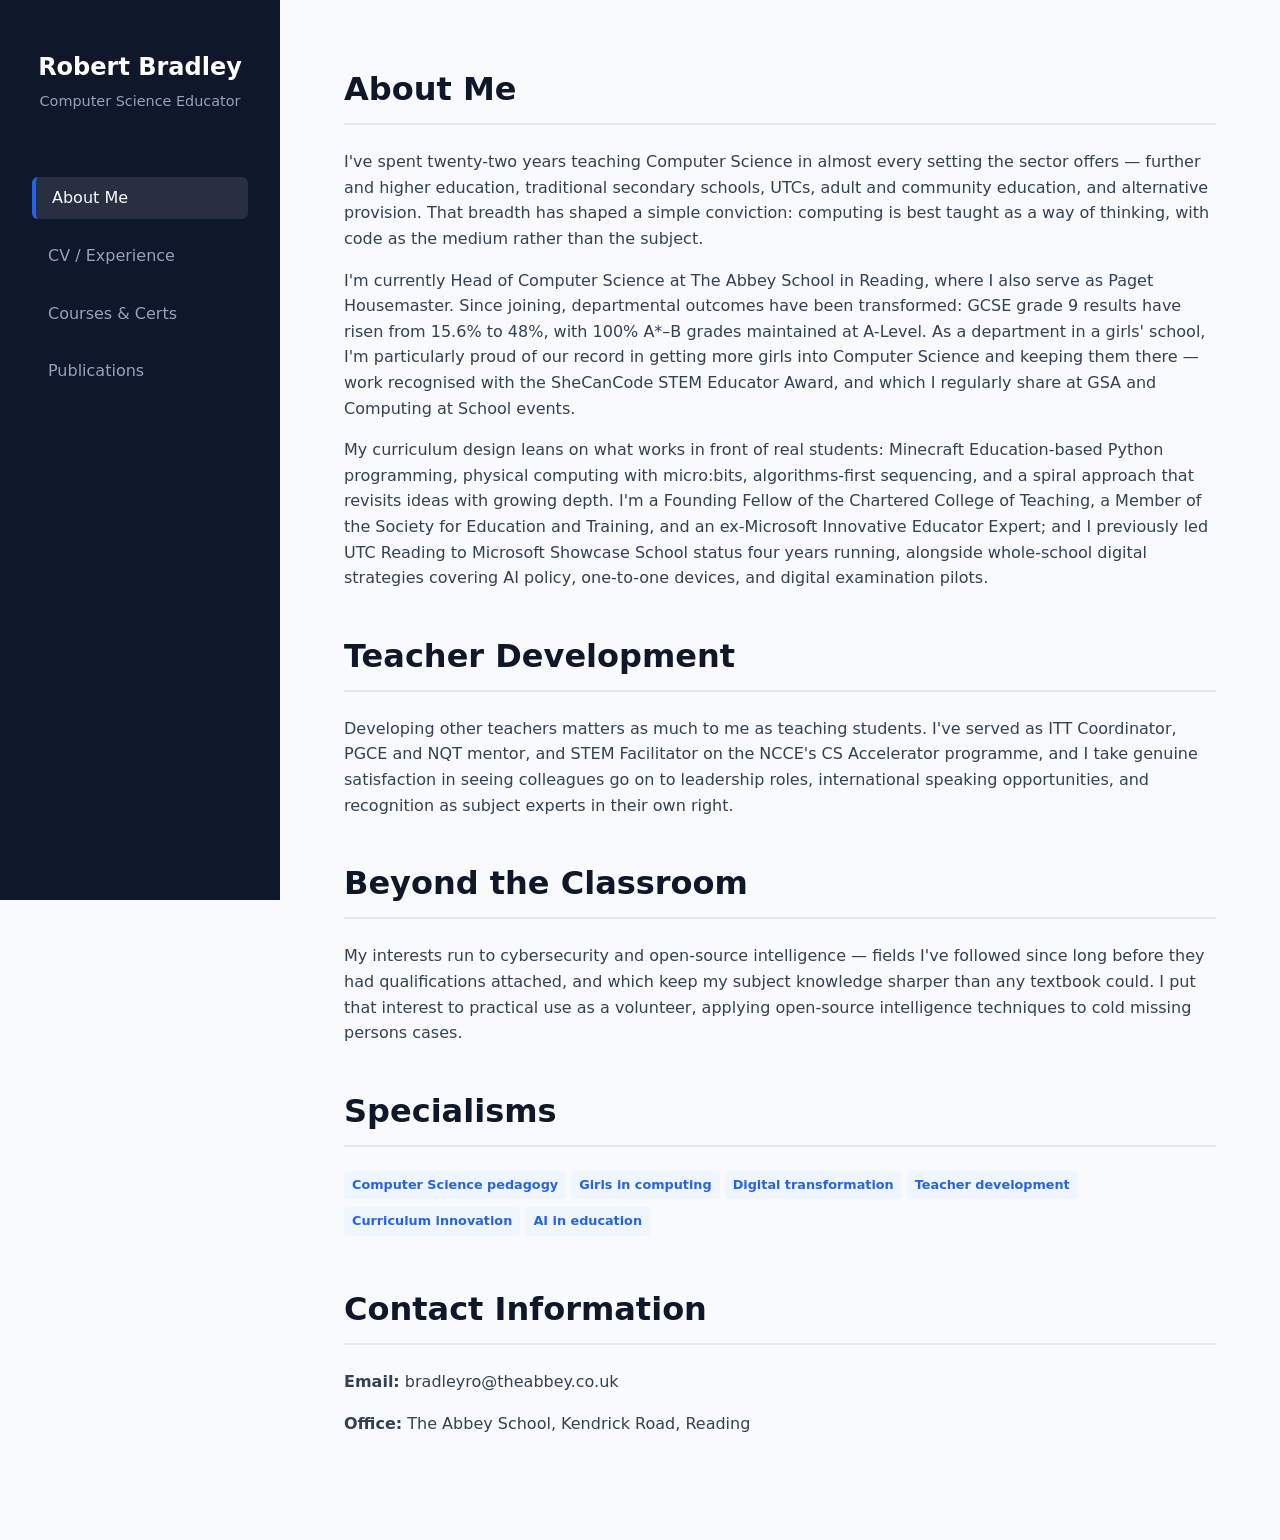
<file: index.html>
<!DOCTYPE html>
<html lang="en-GB">
<head>
    <meta charset="UTF-8">
    <meta name="viewport" content="width=device-width, initial-scale=1.0">
    <title>About Me | My Academic CV</title>
    <link rel="stylesheet" href="style.css">
</head>
<body>

    <!-- Shared Sidebar Navigation -->
    <nav class="sidebar">
        <div class="profile-info">
            <h1>Robert Bradley</h1>
            <p>Computer Science Educator</p>
        </div>
        <ul class="nav-links">
            <li><a href="index.html" class="active">About Me</a></li>
            <li><a href="cv.html">CV / Experience</a></li>
            <li><a href="courses.html">Courses & Certs</a></li>
            <li><a href="publications.html">Publications</a></li>
        </ul>
    </nav>

    <!-- Page Specific Content -->
    <main class="main-content">
        <h2>About Me</h2>
        <div class="section-block">
            <p>I've spent twenty-two years teaching Computer Science in almost every setting the sector offers &mdash; further and higher education, traditional secondary schools, UTCs, adult and community education, and alternative provision. That breadth has shaped a simple conviction: computing is best taught as a way of thinking, with code as the medium rather than the subject.</p>
            <p>I'm currently Head of Computer Science at The Abbey School in Reading, where I also serve as Paget Housemaster. Since joining, departmental outcomes have been transformed: GCSE grade&nbsp;9 results have risen from 15.6% to 48%, with 100% A*&ndash;B grades maintained at A-Level. As a department in a girls' school, I'm particularly proud of our record in getting more girls into Computer Science and keeping them there &mdash; work recognised with the SheCanCode STEM Educator Award, and which I regularly share at GSA and Computing at School events.</p>
            <p>My curriculum design leans on what works in front of real students: Minecraft Education-based Python programming, physical computing with micro:bits, algorithms-first sequencing, and a spiral approach that revisits ideas with growing depth. I'm a Founding Fellow of the Chartered College of Teaching, a Member of the Society for Education and Training, and an ex-Microsoft Innovative Educator Expert; and I previously led UTC Reading to Microsoft Showcase School status four years running, alongside whole-school digital strategies covering AI policy, one-to-one devices, and digital examination pilots.</p>
        </div>

        <h2>Teacher Development</h2>
        <div class="section-block">
            <p>Developing other teachers matters as much to me as teaching students. I've served as ITT Coordinator, PGCE and NQT mentor, and STEM Facilitator on the NCCE's CS Accelerator programme, and I take genuine satisfaction in seeing colleagues go on to leadership roles, international speaking opportunities, and recognition as subject experts in their own right.</p>
        </div>

        <h2>Beyond the Classroom</h2>
        <div class="section-block">
            <p>My interests run to cybersecurity and open-source intelligence — fields I've followed since long before they had qualifications attached, and which keep my subject knowledge sharper than any textbook could. I put that interest to practical use as a volunteer, applying open-source intelligence techniques to cold missing persons cases.</p>
        </div>

        <h2>Specialisms</h2>
        <div class="section-block">
            <span class="tag">Computer Science pedagogy</span>
            <span class="tag">Girls in computing</span>
            <span class="tag">Digital transformation</span>
            <span class="tag">Teacher development</span>
            <span class="tag">Curriculum innovation</span>
            <span class="tag">AI in education</span>
        </div>

        <h2>Contact Information</h2>
        <div class="section-block">
            <p><strong>Email:</strong> bradleyro@theabbey.co.uk</p>
            <p><strong>Office:</strong> The Abbey School, Kendrick Road, Reading</p>
        </div>
    </main>

</body>
</html>
</file>
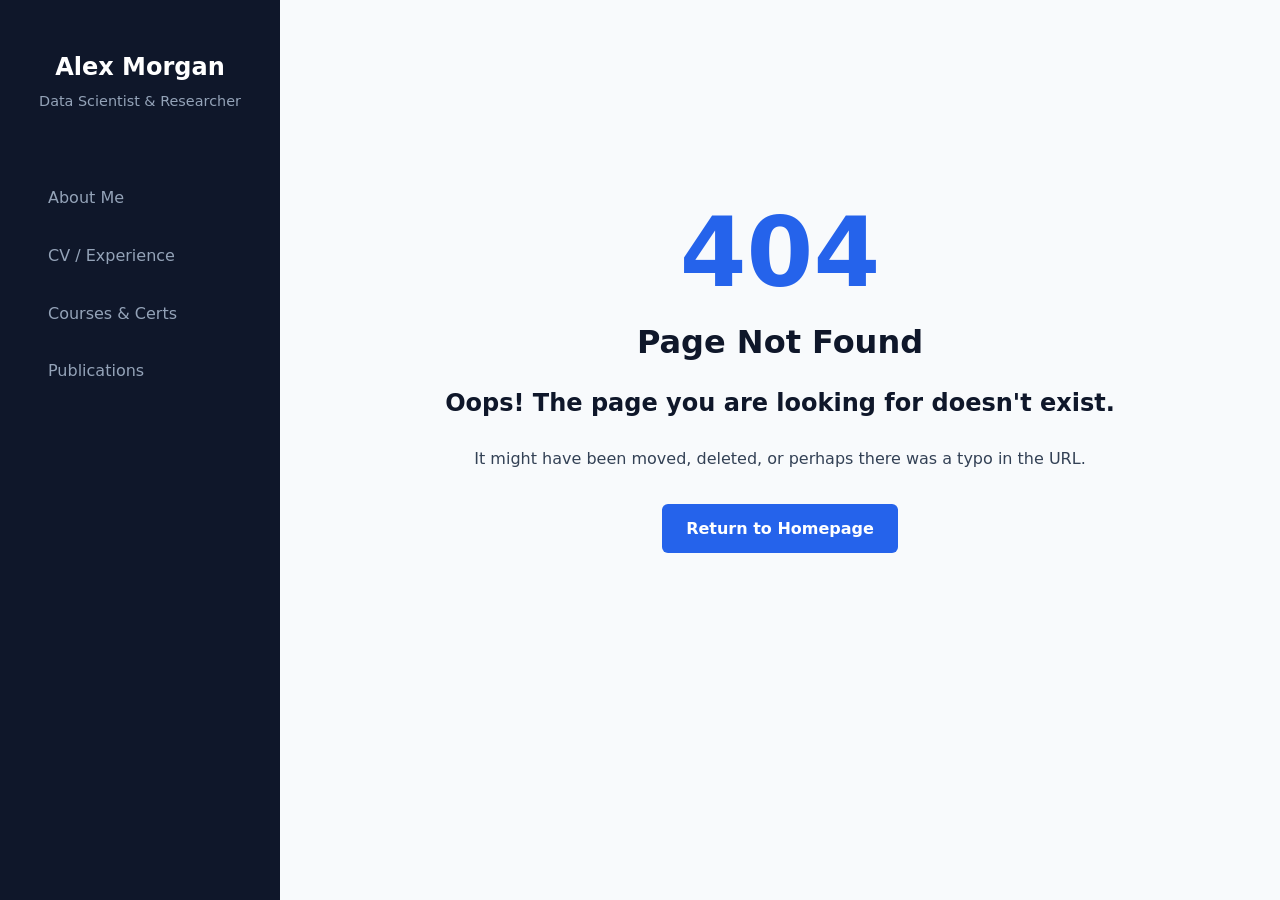
<file: 404.html.html>
<!DOCTYPE html>
<html lang="en">
<head>
    <meta charset="UTF-8">
    <meta name="viewport" content="width=device-width, initial-scale=1.0">
    <title>Page Not Found | 404 Error</title>
    <link rel="stylesheet" href="style.css">
    <style>
        /* Extra specific styles to center the 404 message beautifully */
        .error-container {
            display: flex;
            flex-direction: column;
            justify-content: center;
            align-items: center;
            text-align: center;
            min-height: 70vh;
        }

        .error-code {
            font-size: 6rem;
            font-weight: 800;
            color: var(--accent);
            line-height: 1;
            margin-bottom: 1rem;
        }

        .error-message {
            font-size: 1.5rem;
            color: var(--text-dark);
            margin-bottom: 1.5rem;
            font-weight: 600;
        }

        .error-btn {
            display: inline-block;
            background-color: var(--accent);
            color: #ffffff;
            text-decoration: none;
            padding: 0.75rem 1.5rem;
            border-radius: 6px;
            font-weight: 600;
            transition: opacity 0.2s ease;
            margin-top: 1rem;
        }

        .error-btn:hover {
            opacity: 0.9;
        }
    </style>
</head>
<body>

    <!-- Shared Sidebar Navigation (Keeps the site structure consistent) -->
    <nav class="sidebar">
        <div class="profile-info">
            <h1>Alex Morgan</h1>
            <p>Data Scientist & Researcher</p>
        </div>
        <ul class="nav-links">
            <li><a href="index.html">About Me</a></li>
            <li><a href="cv.html">CV / Experience</a></li>
            <li><a href="courses.html">Courses & Certs</a></li>
            <li><a href="publications.html">Publications</a></li>
        </ul>
    </nav>

    <!-- Centered Error Message -->
    <main class="main-content">
        <div class="error-container">
            <div class="error-code">404</div>
            <h2 style="border: none; margin-bottom: 0.5rem;">Page Not Found</h2>
            <p class="error-message">Oops! The page you are looking for doesn't exist.</p>
            <p>It might have been moved, deleted, or perhaps there was a typo in the URL.</p>
            <a href="index.html" class="error-btn">Return to Homepage</a>
        </div>
    </main>

</body>
</html>
</file>
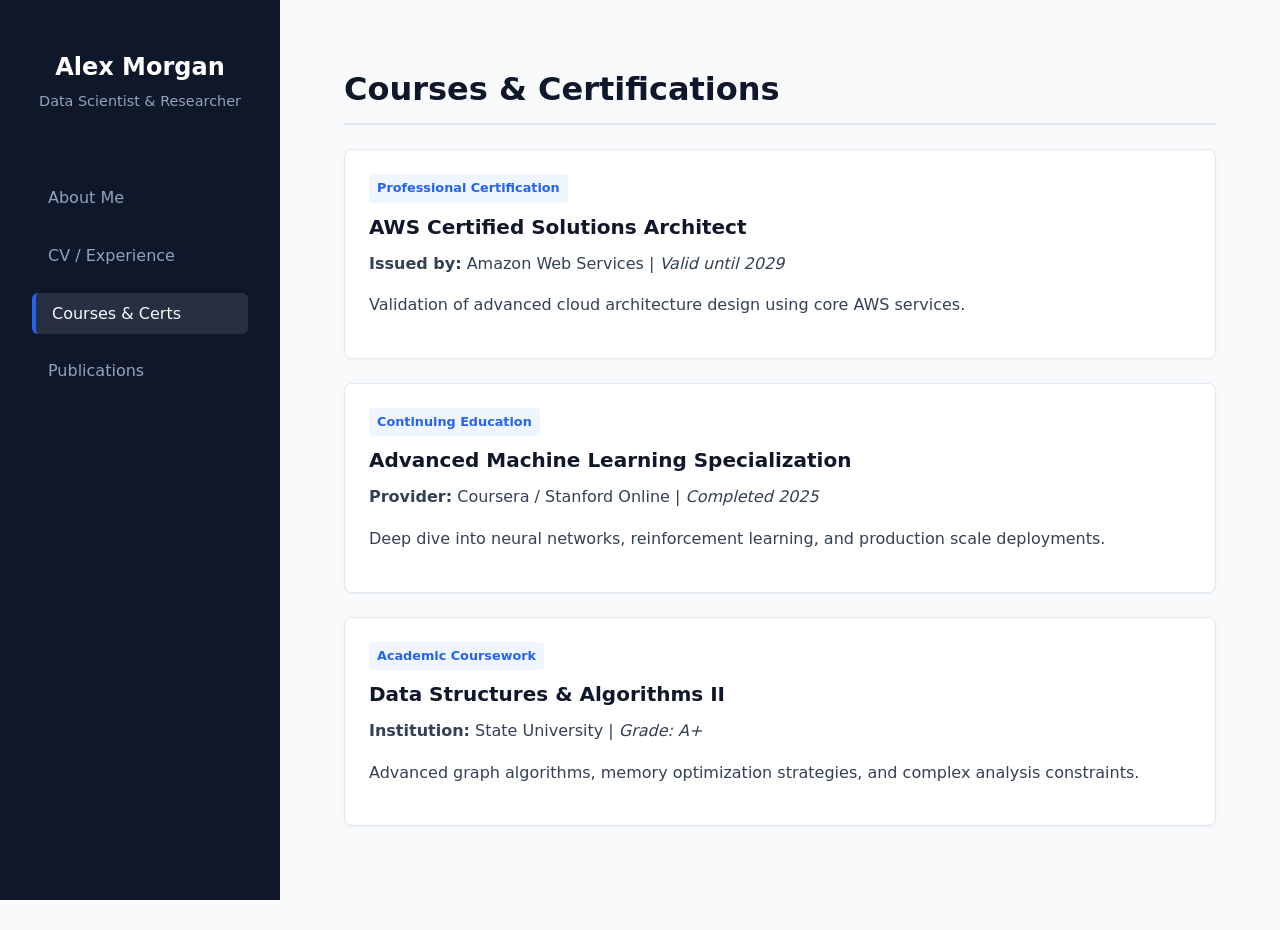
<file: courses.html>
<!DOCTYPE html>
<html lang="en">
<head>
    <meta charset="UTF-8">
    <meta name="viewport" content="width=device-width, initial-scale=1.0">
    <title>Courses & Certifications | My Academic CV</title>
    <link rel="stylesheet" href="style.css">
</head>
<body>

    <nav class="sidebar">
        <div class="profile-info">
            <h1>Alex Morgan</h1>
            <p>Data Scientist & Researcher</p>
        </div>
        <ul class="nav-links">
            <li><a href="index.html">About Me</a></li>
            <li><a href="cv.html">CV / Experience</a></li>
            <li><a href="courses.html" class="active">Courses & Certs</a></li>
            <li><a href="publications.html">Publications</a></li>
        </ul>
    </nav>

    <main class="main-content">
        <h2>Courses & Certifications</h2>
        
        <div class="section-block">
            <div class="card">
                <span class="tag">Professional Certification</span>
                <h3>AWS Certified Solutions Architect</h3>
                <p><strong>Issued by:</strong> Amazon Web Services | <em>Valid until 2029</em></p>
                <p>Validation of advanced cloud architecture design using core AWS services.</p>
            </div>

            <div class="card">
                <span class="tag">Continuing Education</span>
                <h3>Advanced Machine Learning Specialization</h3>
                <p><strong>Provider:</strong> Coursera / Stanford Online | <em>Completed 2025</em></p>
                <p>Deep dive into neural networks, reinforcement learning, and production scale deployments.</p>
            </div>

            <div class="card">
                <span class="tag">Academic Coursework</span>
                <h3>Data Structures & Algorithms II</h3>
                <p><strong>Institution:</strong> State University | <em>Grade: A+</em></p>
                <p>Advanced graph algorithms, memory optimization strategies, and complex analysis constraints.</p>
            </div>
        </div>
    </main>

</body>
</html>
</file>
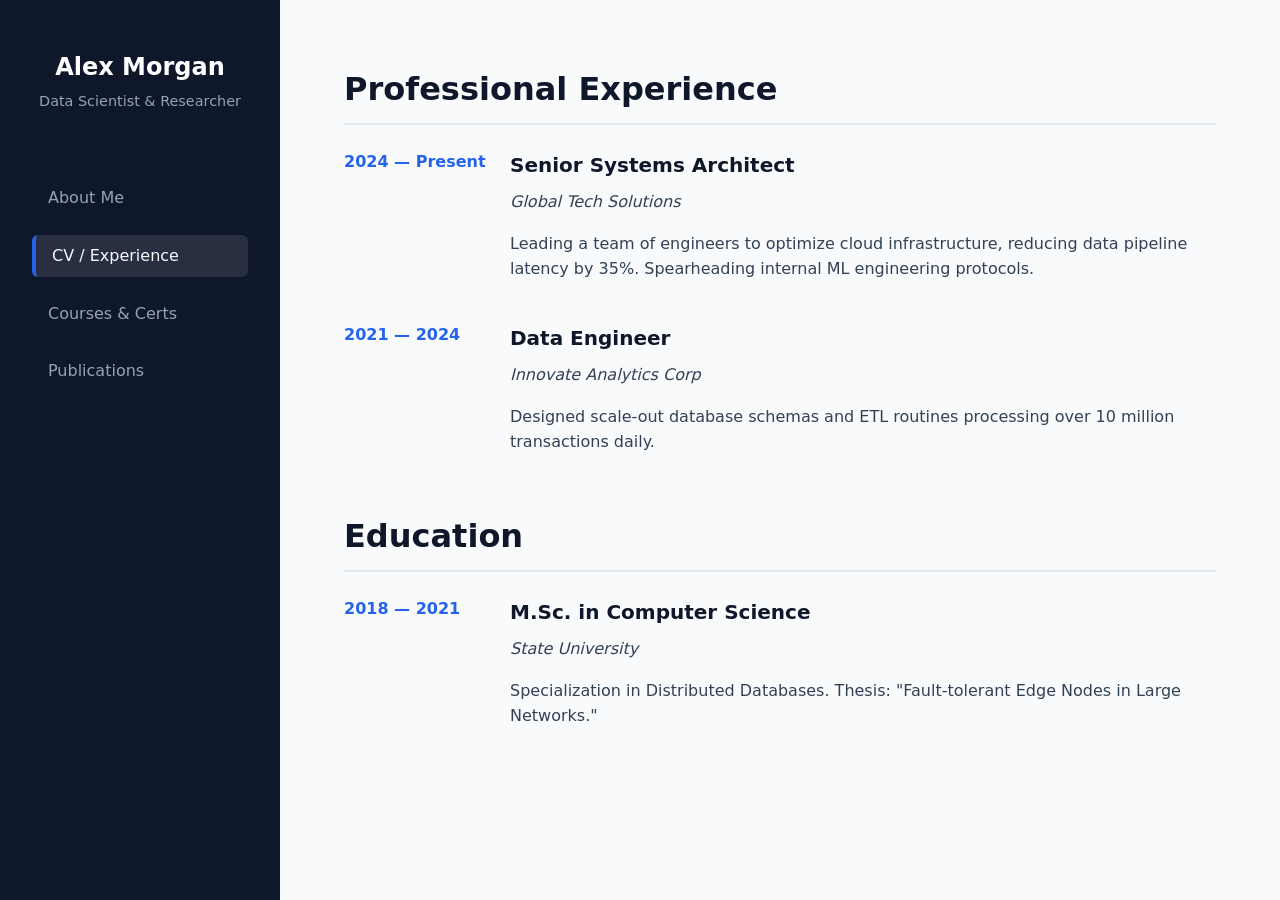
<file: cv.html>
<!DOCTYPE html>
<html lang="en">
<head>
    <meta charset="UTF-8">
    <meta name="viewport" content="width=device-width, initial-scale=1.0">
    <title>Curriculum Vitae | My Academic CV</title>
    <link rel="stylesheet" href="style.css">
</head>
<body>

    <nav class="sidebar">
        <div class="profile-info">
            <h1>Alex Morgan</h1>
            <p>Data Scientist & Researcher</p>
        </div>
        <ul class="nav-links">
            <li><a href="index.html">About Me</a></li>
            <li><a href="cv.html" class="active">CV / Experience</a></li>
            <li><a href="courses.html">Courses & Certs</a></li>
            <li><a href="publications.html">Publications</a></li>
        </ul>
    </nav>

    <main class="main-content">
        <h2>Professional Experience</h2>
        
        <div class="section-block">
            <div class="cv-item">
                <div class="cv-date">2024 — Present</div>
                <div class="cv-details">
                    <h3>Senior Systems Architect</h3>
                    <p><em>Global Tech Solutions</em></p>
                    <p>Leading a team of engineers to optimize cloud infrastructure, reducing data pipeline latency by 35%. Spearheading internal ML engineering protocols.</p>
                </div>
            </div>

            <div class="cv-item">
                <div class="cv-date">2021 — 2024</div>
                <div class="cv-details">
                    <h3>Data Engineer</h3>
                    <p><em>Innovate Analytics Corp</em></p>
                    <p>Designed scale-out database schemas and ETL routines processing over 10 million transactions daily.</p>
                </div>
            </div>
        </div>

        <h2>Education</h2>
        <div class="section-block">
            <div class="cv-item">
                <div class="cv-date">2018 — 2021</div>
                <div class="cv-details">
                    <h3>M.Sc. in Computer Science</h3>
                    <p><em>State University</em></p>
                    <p>Specialization in Distributed Databases. Thesis: "Fault-tolerant Edge Nodes in Large Networks."</p>
                </div>
            </div>
        </div>
    </main>

</body>
</html>
</file>
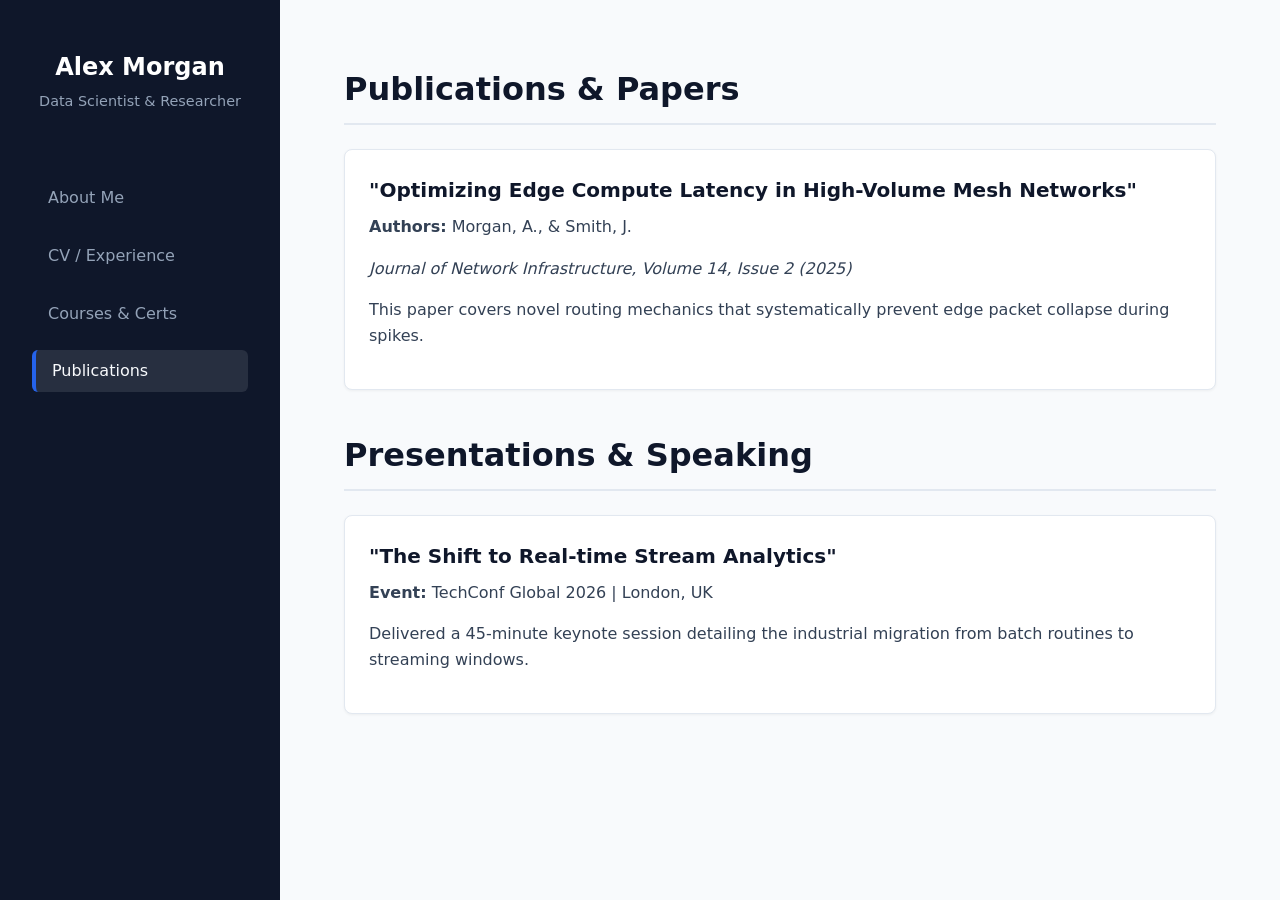
<file: publications.html>
<!DOCTYPE html>
<html lang="en">
<head>
    <meta charset="UTF-8">
    <meta name="viewport" content="width=device-width, initial-scale=1.0">
    <title>Publications & Presentations | My Academic CV</title>
    <link rel="stylesheet" href="style.css">
</head>
<body>

    <nav class="sidebar">
        <div class="profile-info">
            <h1>Alex Morgan</h1>
            <p>Data Scientist & Researcher</p>
        </div>
        <ul class="nav-links">
            <li><a href="index.html">About Me</a></li>
            <li><a href="cv.html">CV / Experience</a></li>
            <li><a href="courses.html">Courses & Certs</a></li>
            <li><a href="publications.html" class="active">Publications</a></li>
        </ul>
    </nav>

    <main class="main-content">
        <h2>Publications & Papers</h2>
        
        <div class="section-block">
            <div class="card">
                <h3>"Optimizing Edge Compute Latency in High-Volume Mesh Networks"</h3>
                <p><strong>Authors:</strong> Morgan, A., &amp; Smith, J.</p>
                <p><em>Journal of Network Infrastructure, Volume 14, Issue 2 (2025)</em></p>
                <p>This paper covers novel routing mechanics that systematically prevent edge packet collapse during spikes.</p>
            </div>
        </div>

        <h2>Presentations & Speaking</h2>
        
        <div class="section-block">
            <div class="card">
                <h3>"The Shift to Real-time Stream Analytics"</h3>
                <p><strong>Event:</strong> TechConf Global 2026 | London, UK</p>
                <p>Delivered a 45-minute keynote session detailing the industrial migration from batch routines to streaming windows.</p>
            </div>
        </div>
    </main>

</body>
</html>
</file>
<file: style.css>
/* --- Global Theme & Reset --- */
:root {
    --bg-color: #f8fafc;
    --sidebar-bg: #0f172a;
    --sidebar-text: #94a3b8;
    --sidebar-active: #f8fafc;
    --text-main: #334155;
    --text-dark: #0f172a;
    --accent: #2563eb;
    --accent-light: #eff6ff;
    --border-color: #e2e8f0;
}

* {
    box-sizing: border-box;
    margin: 0;
    padding: 0;
    font-family: system-ui, -apple-system, BlinkMacSystemFont, 'Segoe UI', Roboto, sans-serif;
}

body {
    background-color: var(--bg-color);
    color: var(--text-main);
    display: flex;
    min-height: 100vh;
    line-height: 1.6;
}

/* --- Layout Structure --- */
.sidebar {
    width: 280px;
    background-color: var(--sidebar-bg);
    color: var(--sidebar-text);
    padding: 3rem 2rem;
    position: fixed;
    height: 100vh;
    display: flex;
    flex-direction: column;
}

.main-content {
    margin-left: 280px;
    flex: 1;
    padding: 4rem 5% 4rem 5%;
    max-width: 1000px;
}

/* --- Sidebar Profile & Nav --- */
.profile-info {
    text-align: center;
    margin-bottom: 3rem;
}

.profile-info h1 {
    color: #ffffff;
    font-size: 1.5rem;
    margin-bottom: 0.25rem;
}

.profile-info p {
    font-size: 0.9rem;
    color: var(--sidebar-text);
}

.nav-links {
    list-style: none;
}

.nav-links li {
    margin-bottom: 1rem;
}

.nav-links a {
    color: var(--sidebar-text);
    text-decoration: none;
    font-weight: 500;
    display: block;
    padding: 0.5rem 1rem;
    border-radius: 6px;
    transition: all 0.2s ease;
}

.nav-links a:hover, .nav-links a.active {
    color: var(--sidebar-active);
    background-color: rgba(255, 255, 255, 0.05);
}

.nav-links a.active {
    border-left: 4px solid var(--accent);
    background-color: rgba(255, 255, 255, 0.1);
}

/* --- Typography & Content Elements --- */
h2 {
    color: var(--text-dark);
    font-size: 2rem;
    margin-bottom: 1.5rem;
    border-bottom: 2px solid var(--border-color);
    padding-bottom: 0.5rem;
}

h3 {
    color: var(--text-dark);
    font-size: 1.25rem;
    margin-bottom: 0.5rem;
}

p {
    margin-bottom: 1rem;
}

.section-block {
    margin-bottom: 2.5rem;
}

/* --- Custom Components --- */
/* CV Timeline Lists */
.cv-item {
    display: grid;
    grid-template-columns: 150px 1fr;
    margin-bottom: 1.5rem;
    gap: 1rem;
}

.cv-date {
    font-weight: 600;
    color: var(--accent);
}

/* Cards (Courses/Publications) */
.card {
    background: #ffffff;
    border: 1px solid var(--border-color);
    padding: 1.5rem;
    border-radius: 8px;
    margin-bottom: 1.5rem;
    box-shadow: 0 1px 3px rgba(0,0,0,0.05);
}

.tag {
    display: inline-block;
    background-color: var(--accent-light);
    color: var(--accent);
    padding: 0.25rem 0.5rem;
    font-size: 0.8rem;
    font-weight: 600;
    border-radius: 4px;
    margin-bottom: 0.5rem;
}

/* --- Responsive Design (Mobile Setup) --- */
@media (max-width: 768px) {
    body {
        flex-direction: column;
    }
    .sidebar {
        width: 100%;
        position: relative;
        height: auto;
        padding: 1.5rem;
    }
    .profile-info {
        margin-bottom: 1.5rem;
    }
    .nav-links {
        display: flex;
        flex-wrap: wrap;
        justify-content: center;
        gap: 0.5rem;
    }
    .nav-links li {
        margin-bottom: 0;
    }
    .main-content {
        margin-left: 0;
        padding: 2rem 1.5rem;
    }
    .cv-item {
        grid-template-columns: 1fr;
        gap: 0.25rem;
    }
}
</file>
